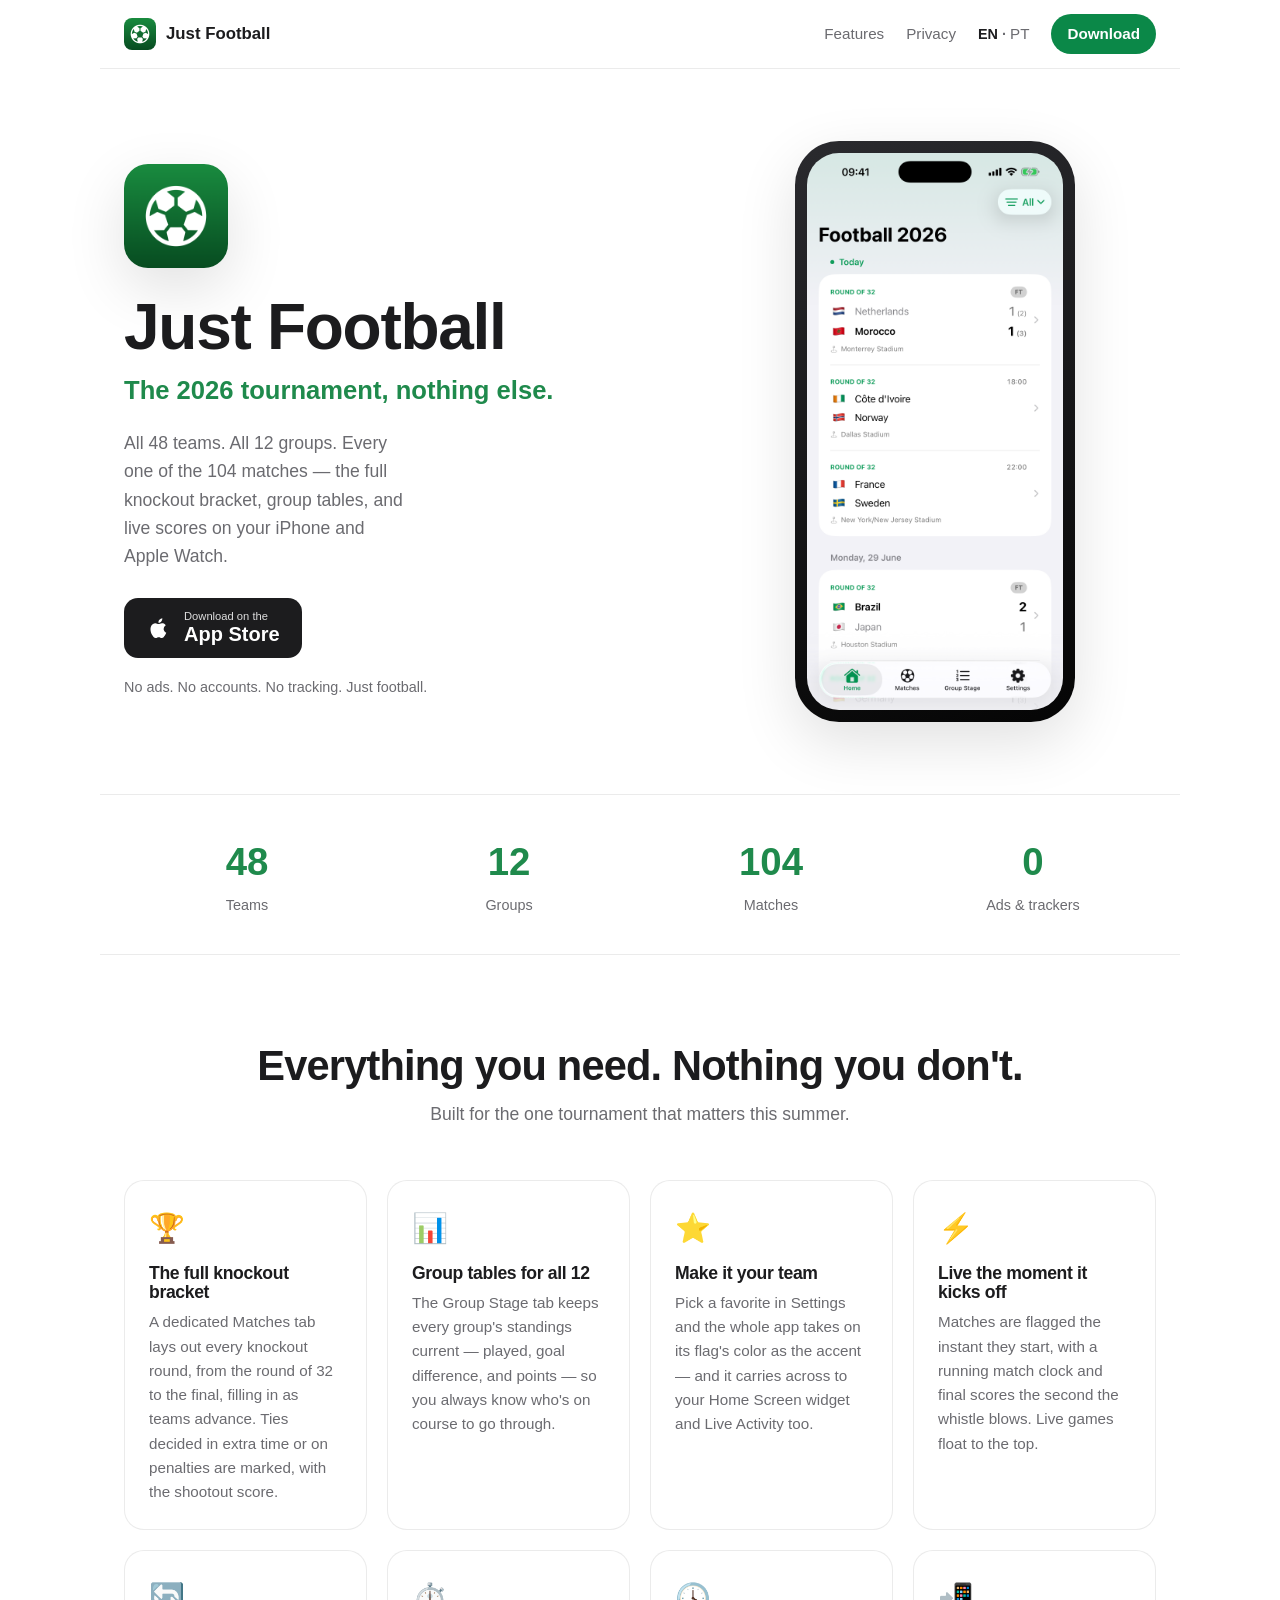
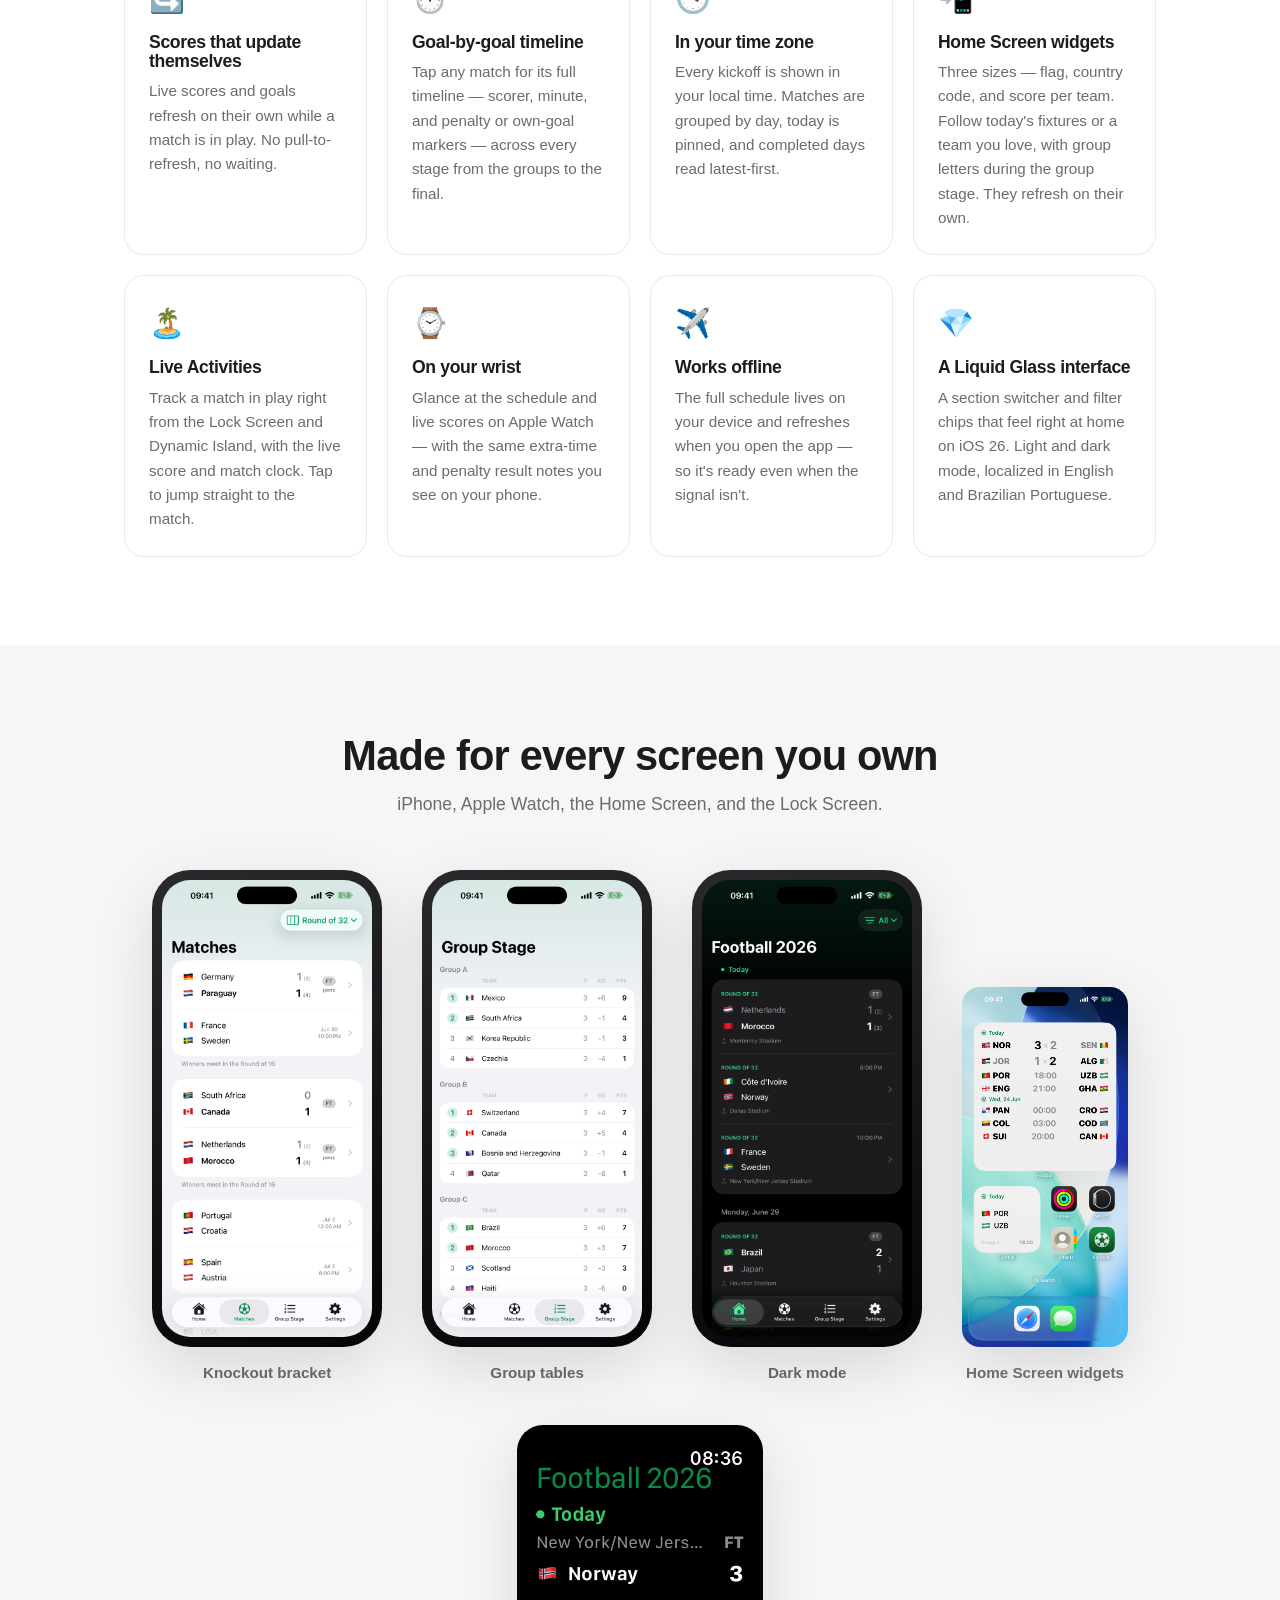
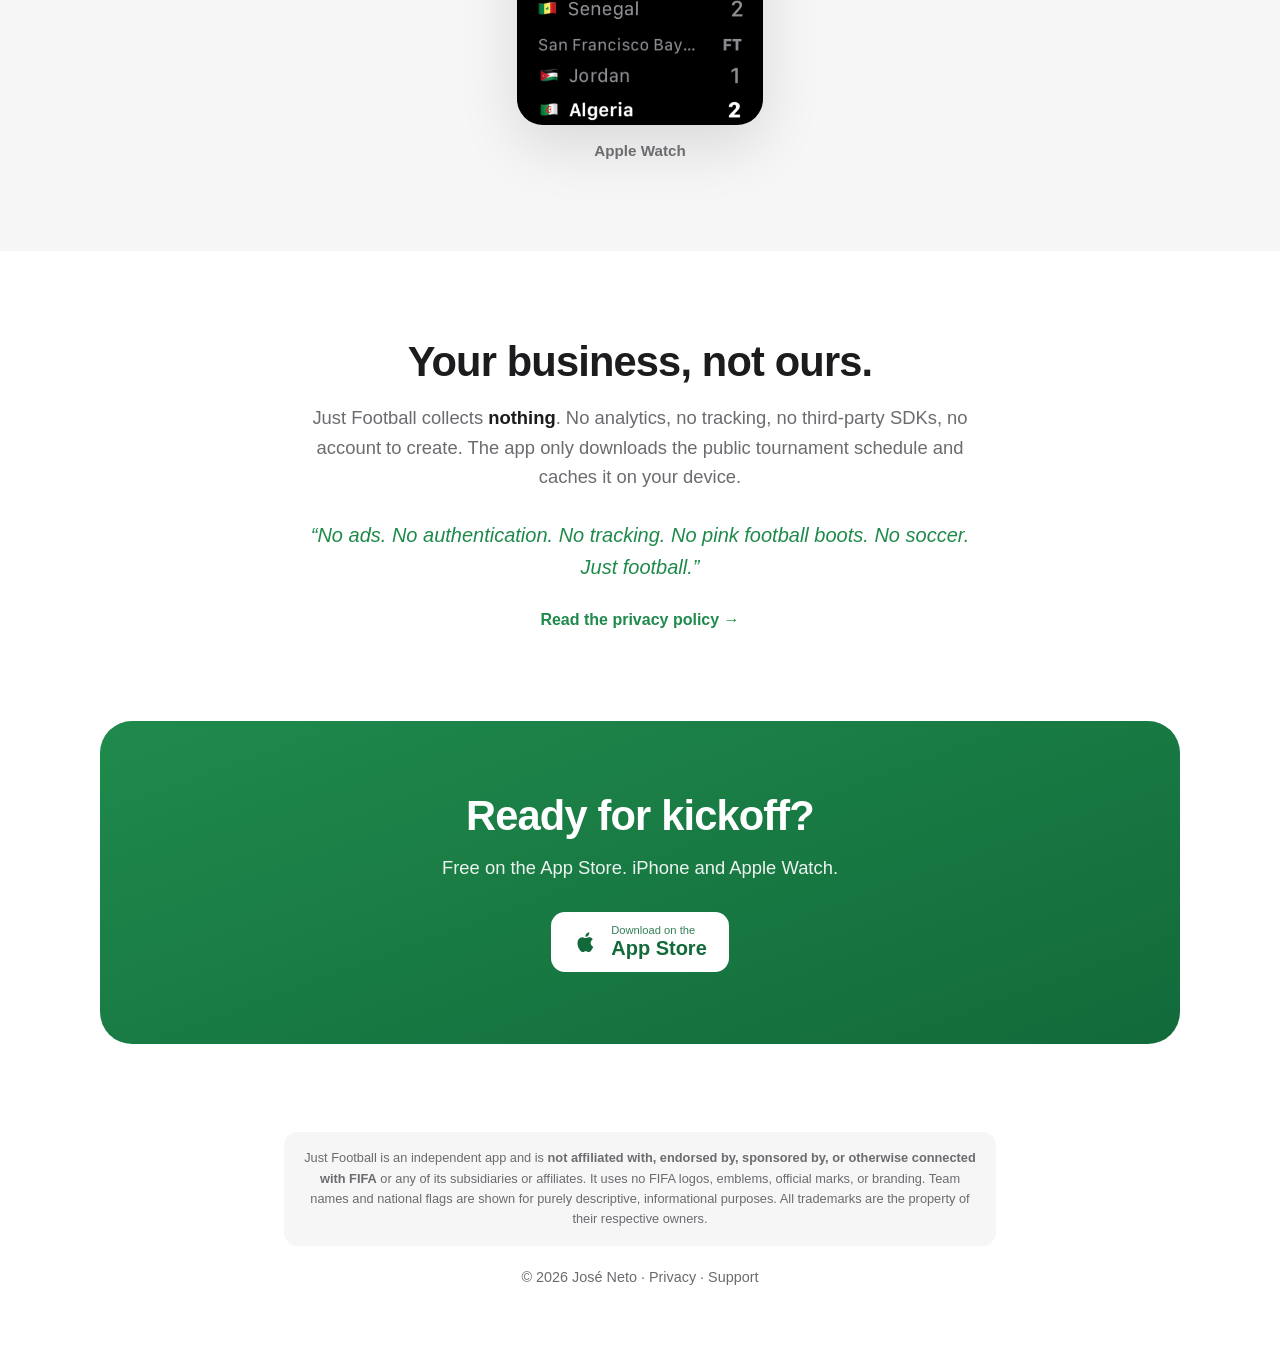
<file: index.html>
<!DOCTYPE html>
<html lang="en">
<head>
  <meta charset="UTF-8" />
  <meta name="viewport" content="width=device-width, initial-scale=1.0" />
  <!-- Send Portuguese-speaking visitors to /pt/ on first visit; a manual choice via
       the language switcher (stored in localStorage) always wins. -->
  <script>
    (function () {
      try {
        var pref = localStorage.getItem('jf-lang');
        if (pref === 'en') return;                       // user chose English — stay
        if (pref === 'pt') { location.replace('pt/'); return; }
        var lang = (navigator.language || navigator.userLanguage || '').toLowerCase();
        if (lang.indexOf('pt') === 0) location.replace('pt/');
      } catch (e) {}
    })();
  </script>
  <title>Just Football ⚽ — The 2026 tournament, nothing else.</title>
  <meta name="description" content="The simplest way to follow the 2026 international football tournament on iPhone and Apple Watch. All 48 teams, all 12 groups, all 104 matches — the full knockout bracket, group tables, live scores, widgets and Live Activities. No ads. No accounts. No tracking." />

  <!-- Open Graph / social -->
  <meta property="og:type" content="website" />
  <meta property="og:title" content="Just Football ⚽" />
  <meta property="og:description" content="The 2026 tournament, nothing else. The full knockout bracket, group tables, live scores, widgets and Live Activities on iPhone and Apple Watch. No ads. No accounts. No tracking." />
  <meta property="og:image" content="https://zeneto.app/assets/icon.png" />
  <meta property="og:url" content="https://zeneto.app/" />
  <meta name="twitter:card" content="summary_large_image" />

  <link rel="icon" type="image/png" href="assets/icon.png" />
  <link rel="apple-touch-icon" href="assets/icon.png" />
  <link rel="canonical" href="https://zeneto.app/" />
  <link rel="alternate" hreflang="en" href="https://zeneto.app/" />
  <link rel="alternate" hreflang="pt-BR" href="https://zeneto.app/pt/" />
  <link rel="alternate" hreflang="x-default" href="https://zeneto.app/" />
  <link rel="stylesheet" href="styles.css" />
</head>
<body>

  <!-- ===== Nav ===== -->
  <header class="nav">
    <a class="nav-brand" href="#top">
      <img src="assets/icon.png" alt="Just Football app icon" width="32" height="32" />
      <span>Just Football</span>
    </a>
    <nav class="nav-links">
      <a href="#features">Features</a>
      <a href="#privacy">Privacy</a>
      <span class="lang"><strong>EN</strong> · <a href="pt/" hreflang="pt-BR" onclick="try{localStorage.setItem('jf-lang','pt')}catch(e){}">PT</a></span>
      <a class="nav-cta" href="https://77a.it/futebol-download">Download</a>
    </nav>
  </header>

  <!-- ===== Hero ===== -->
  <section class="hero" id="top">
    <div class="hero-copy">
      <img class="hero-icon" src="assets/icon.png" alt="Just Football app icon" width="104" height="104" />
      <h1>Just Football</h1>
      <p class="hero-tagline">The 2026 tournament, nothing else.</p>
      <p class="hero-sub">
        All 48 teams. All 12 groups. Every one of the 104 matches — the full
        knockout bracket, group tables, and live scores on your iPhone and
        Apple&nbsp;Watch.
      </p>
      <div class="hero-actions">
        <a class="appstore-badge" href="https://77a.it/futebol-download" aria-label="Download on the App Store">
          <svg viewBox="0 0 24 24" width="26" height="26" aria-hidden="true" fill="currentColor">
            <path d="M16.36 12.78c-.02-2.27 1.85-3.36 1.94-3.41-1.06-1.55-2.7-1.76-3.29-1.78-1.4-.14-2.73.82-3.44.82-.71 0-1.8-.8-2.96-.78-1.52.02-2.93.88-3.71 2.24-1.58 2.74-.4 6.8 1.13 9.02.75 1.09 1.64 2.31 2.81 2.27 1.13-.05 1.55-.73 2.92-.73 1.36 0 1.75.73 2.94.71 1.21-.02 1.98-1.11 2.72-2.21.86-1.27 1.21-2.5 1.23-2.56-.03-.01-2.36-.9-2.39-3.58zM14.13 5.93c.62-.76 1.05-1.8.93-2.86-.9.04-2 .6-2.65 1.35-.58.67-1.09 1.74-.95 2.76 1.01.08 2.04-.51 2.67-1.25z"/>
          </svg>
          <span>
            <small>Download on the</small>
            <strong>App Store</strong>
          </span>
        </a>
      </div>
      <p class="hero-trust">No ads. No accounts. No tracking. Just football.</p>
    </div>

    <div class="hero-shot">
      <div class="phone">
        <img src="assets/screenshots/en/home.png" alt="The Just Football schedule, showing today's matches with live scores" loading="eager" />
      </div>
    </div>
  </section>

  <!-- ===== Stats strip ===== -->
  <section class="stats">
    <div><strong>48</strong><span>Teams</span></div>
    <div><strong>12</strong><span>Groups</span></div>
    <div><strong>104</strong><span>Matches</span></div>
    <div><strong>0</strong><span>Ads &amp; trackers</span></div>
  </section>

  <!-- ===== Features ===== -->
  <section class="features" id="features">
    <h2>Everything you need. Nothing you don't.</h2>
    <p class="section-sub">Built for the one tournament that matters this summer.</p>

    <div class="feature-grid">
      <article class="feature">
        <div class="feature-icon">🏆</div>
        <h3>The full knockout bracket</h3>
        <p>A dedicated Matches tab lays out every knockout round, from the round of 32 to the final, filling in as teams advance. Ties decided in extra time or on penalties are marked, with the shootout score.</p>
      </article>

      <article class="feature">
        <div class="feature-icon">📊</div>
        <h3>Group tables for all 12</h3>
        <p>The Group Stage tab keeps every group's standings current — played, goal difference, and points — so you always know who's on course to go through.</p>
      </article>

      <article class="feature">
        <div class="feature-icon">⭐️</div>
        <h3>Make it your team</h3>
        <p>Pick a favorite in Settings and the whole app takes on its flag's color as the accent — and it carries across to your Home Screen widget and Live Activity too.</p>
      </article>

      <article class="feature">
        <div class="feature-icon">⚡️</div>
        <h3>Live the moment it kicks off</h3>
        <p>Matches are flagged the instant they start, with a running match clock and final scores the second the whistle blows. Live games float to the top.</p>
      </article>

      <article class="feature">
        <div class="feature-icon">🔄</div>
        <h3>Scores that update themselves</h3>
        <p>Live scores and goals refresh on their own while a match is in play. No pull-to-refresh, no waiting.</p>
      </article>

      <article class="feature">
        <div class="feature-icon">⏱️</div>
        <h3>Goal-by-goal timeline</h3>
        <p>Tap any match for its full timeline — scorer, minute, and penalty or own-goal markers — across every stage from the groups to the final.</p>
      </article>

      <article class="feature">
        <div class="feature-icon">🕓</div>
        <h3>In your time zone</h3>
        <p>Every kickoff is shown in your local time. Matches are grouped by day, today is pinned, and completed days read latest-first.</p>
      </article>

      <article class="feature">
        <div class="feature-icon">📲</div>
        <h3>Home Screen widgets</h3>
        <p>Three sizes — flag, country code, and score per team. Follow today's fixtures or a team you love, with group letters during the group stage. They refresh on their own.</p>
      </article>

      <article class="feature">
        <div class="feature-icon">🏝️</div>
        <h3>Live Activities</h3>
        <p>Track a match in play right from the Lock Screen and Dynamic Island, with the live score and match clock. Tap to jump straight to the match.</p>
      </article>

      <article class="feature">
        <div class="feature-icon">⌚️</div>
        <h3>On your wrist</h3>
        <p>Glance at the schedule and live scores on Apple Watch — with the same extra-time and penalty result notes you see on your phone.</p>
      </article>

      <article class="feature">
        <div class="feature-icon">✈️</div>
        <h3>Works offline</h3>
        <p>The full schedule lives on your device and refreshes when you open the app — so it's ready even when the signal isn't.</p>
      </article>

      <article class="feature">
        <div class="feature-icon">💎</div>
        <h3>A Liquid Glass interface</h3>
        <p>A section switcher and filter chips that feel right at home on iOS&nbsp;26. Light and dark mode, localized in English and Brazilian Portuguese.</p>
      </article>
    </div>
  </section>

  <!-- ===== Showcase ===== -->
  <section class="showcase">
    <h2>Made for every screen you own</h2>
    <p class="section-sub">iPhone, Apple Watch, the Home Screen, and the Lock Screen.</p>
    <div class="shot-row">
      <figure class="shot">
        <div class="phone phone-sm">
          <img src="assets/screenshots/en/knockout.png" alt="The Matches tab knockout bracket" loading="lazy" />
        </div>
        <figcaption>Knockout bracket</figcaption>
      </figure>
      <figure class="shot">
        <div class="phone phone-sm">
          <img src="assets/screenshots/en/groups.png" alt="The Group Stage tab with all 12 group tables" loading="lazy" />
        </div>
        <figcaption>Group tables</figcaption>
      </figure>
      <figure class="shot">
        <div class="phone phone-sm">
          <img src="assets/screenshots/en/home-dark.png" alt="Just Football in dark mode" loading="lazy" />
        </div>
        <figcaption>Dark mode</figcaption>
      </figure>
      <figure class="shot shot-extra">
        <img class="raw-shot" src="assets/screenshots/en/widget.png" alt="Home Screen widgets" loading="lazy" />
        <figcaption>Home Screen widgets</figcaption>
      </figure>
      <figure class="shot shot-extra">
        <img class="raw-shot watch" src="assets/screenshots/en/watch.png" alt="Just Football on Apple Watch" loading="lazy" />
        <figcaption>Apple Watch</figcaption>
      </figure>
    </div>
  </section>

  <!-- ===== Privacy ===== -->
  <section class="privacy" id="privacy">
    <div class="privacy-inner">
      <h2>Your business, not ours.</h2>
      <p>
        Just Football collects <strong>nothing</strong>. No analytics, no tracking, no
        third-party SDKs, no account to create. The app only downloads the public
        tournament schedule and caches it on your device.
      </p>
      <p class="manifesto">
        “No ads. No authentication. No tracking. No pink football boots. No soccer.
        Just football.”
      </p>
      <a class="link-arrow" href="privacy.html">Read the privacy policy &rarr;</a>
    </div>
  </section>

  <!-- ===== Download CTA ===== -->
  <section class="cta">
    <h2>Ready for kickoff?</h2>
    <p>Free on the App Store. iPhone and Apple Watch.</p>
    <a class="appstore-badge" href="https://77a.it/futebol-download" aria-label="Download on the App Store">
      <svg viewBox="0 0 24 24" width="26" height="26" aria-hidden="true" fill="currentColor">
        <path d="M16.36 12.78c-.02-2.27 1.85-3.36 1.94-3.41-1.06-1.55-2.7-1.76-3.29-1.78-1.4-.14-2.73.82-3.44.82-.71 0-1.8-.8-2.96-.78-1.52.02-2.93.88-3.71 2.24-1.58 2.74-.4 6.8 1.13 9.02.75 1.09 1.64 2.31 2.81 2.27 1.13-.05 1.55-.73 2.92-.73 1.36 0 1.75.73 2.94.71 1.21-.02 1.98-1.11 2.72-2.21.86-1.27 1.21-2.5 1.23-2.56-.03-.01-2.36-.9-2.39-3.58zM14.13 5.93c.62-.76 1.05-1.8.93-2.86-.9.04-2 .6-2.65 1.35-.58.67-1.09 1.74-.95 2.76 1.01.08 2.04-.51 2.67-1.25z"/>
      </svg>
      <span>
        <small>Download on the</small>
        <strong>App Store</strong>
      </span>
    </a>
  </section>

  <!-- ===== Footer ===== -->
  <footer class="footer">
    <p class="footer-disclaimer">
      Just Football is an independent app and is <strong>not affiliated with, endorsed
      by, sponsored by, or otherwise connected with FIFA</strong> or any of its
      subsidiaries or affiliates. It uses no FIFA logos, emblems, official marks, or
      branding. Team names and national flags are shown for purely descriptive,
      informational purposes. All trademarks are the property of their respective owners.
    </p>
    <p class="footer-meta">
      &copy; 2026 José Neto
      &middot; <a href="privacy.html">Privacy</a>
      &middot; <a href="mailto:football@zeneto.app?subject=Just%20Football%20Support">Support</a>
    </p>
  </footer>

</body>
</html>
</file>
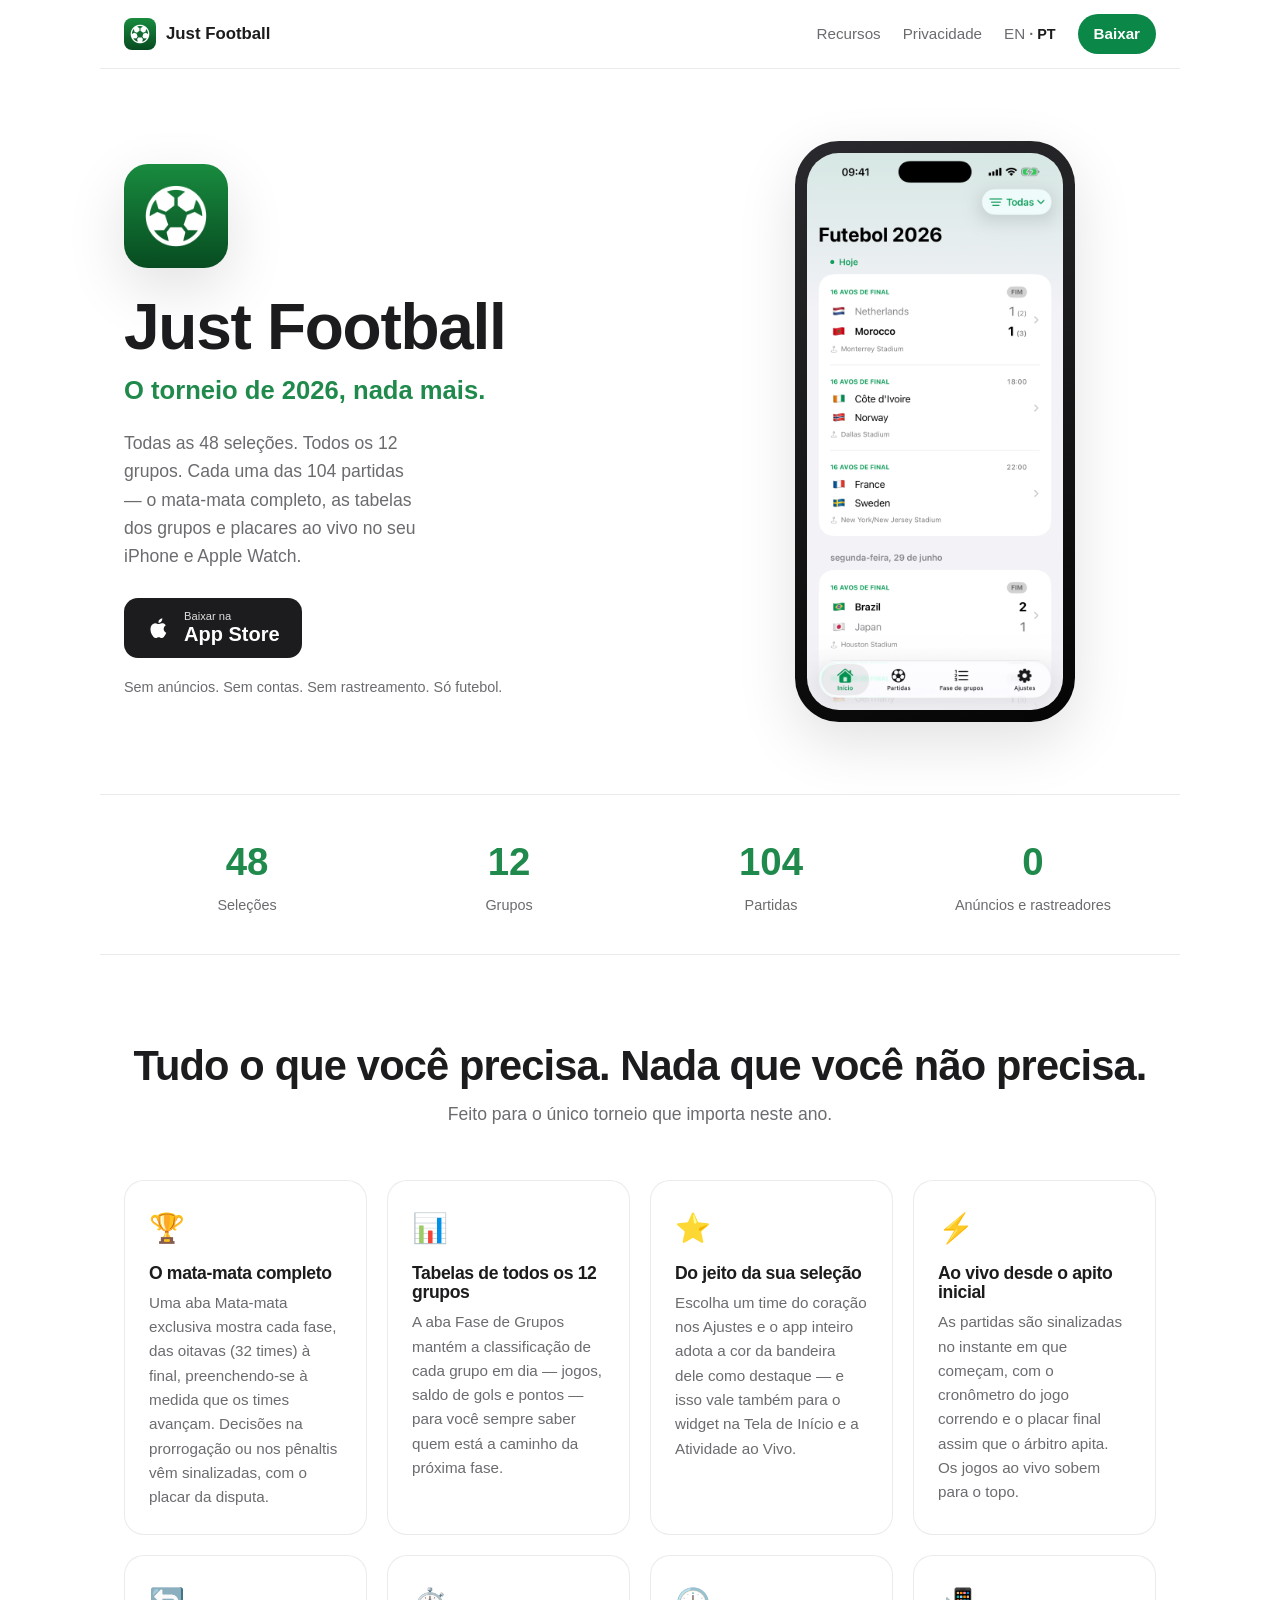
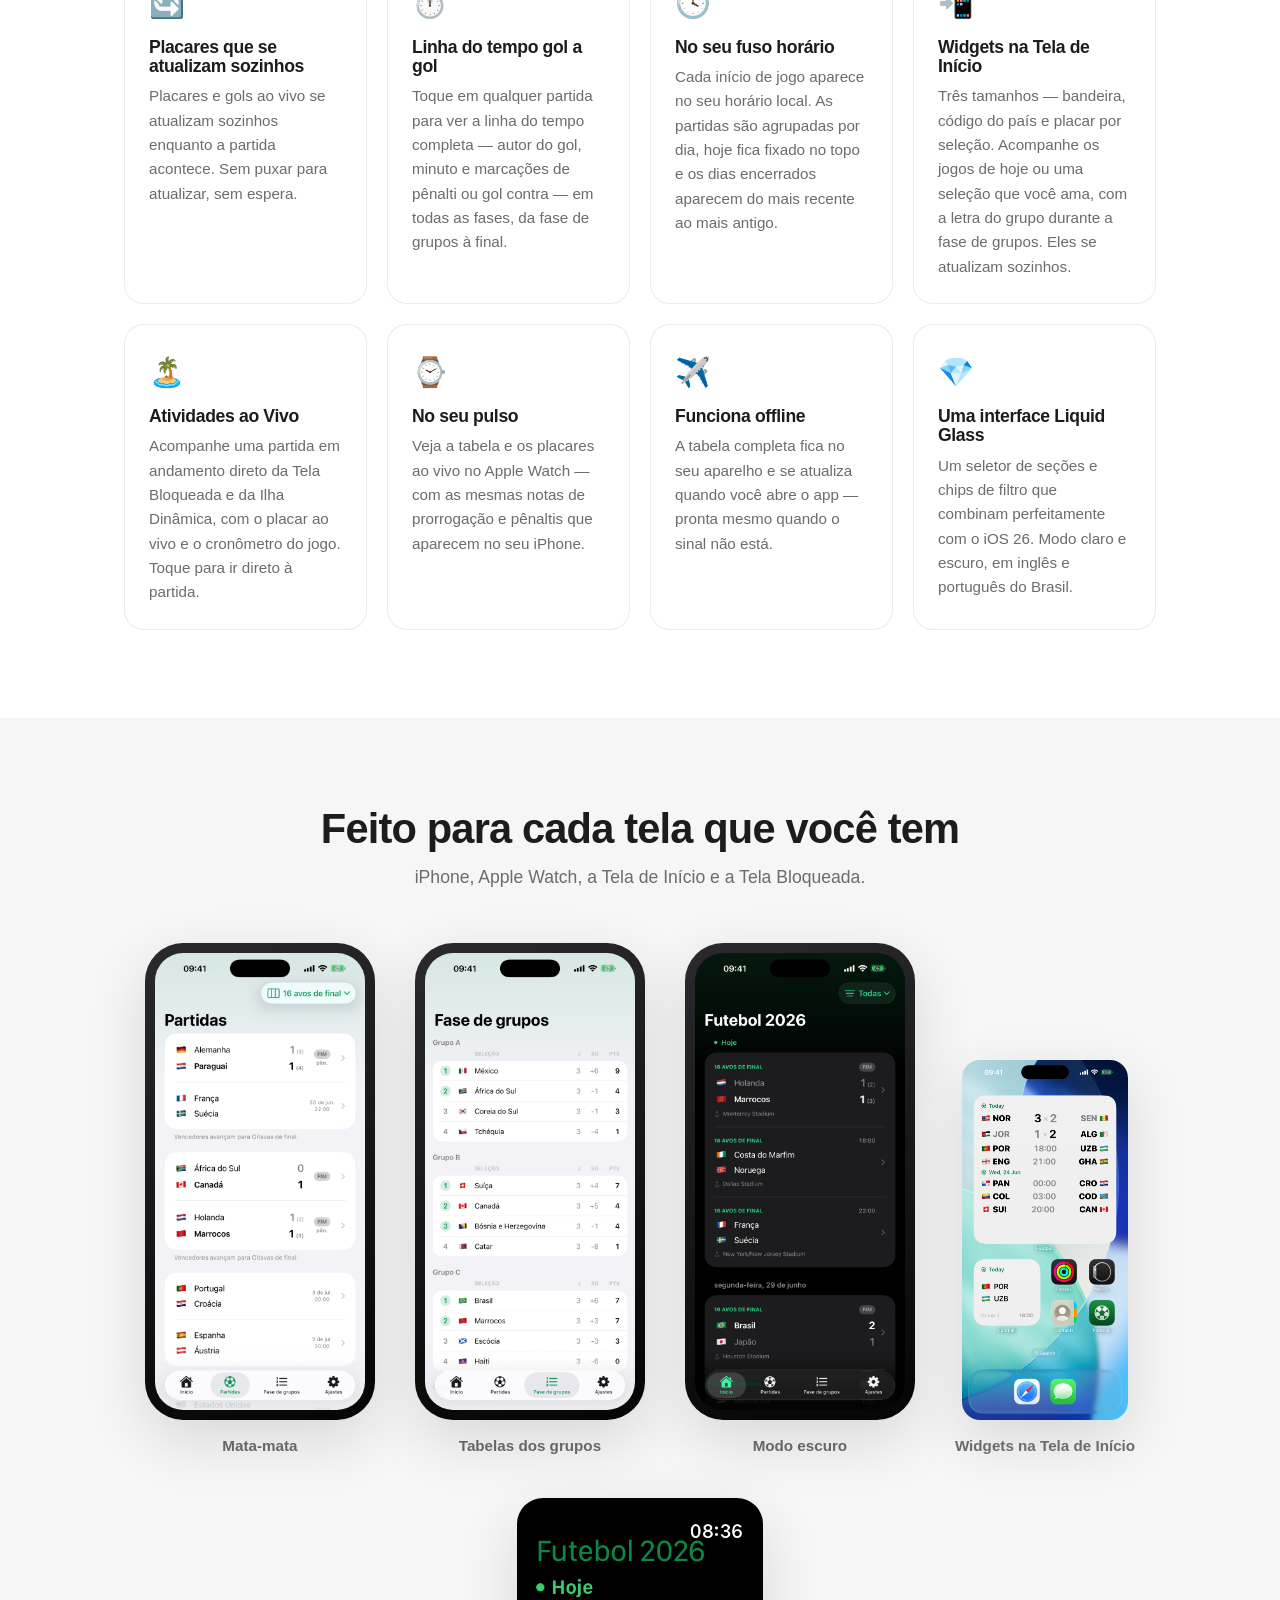
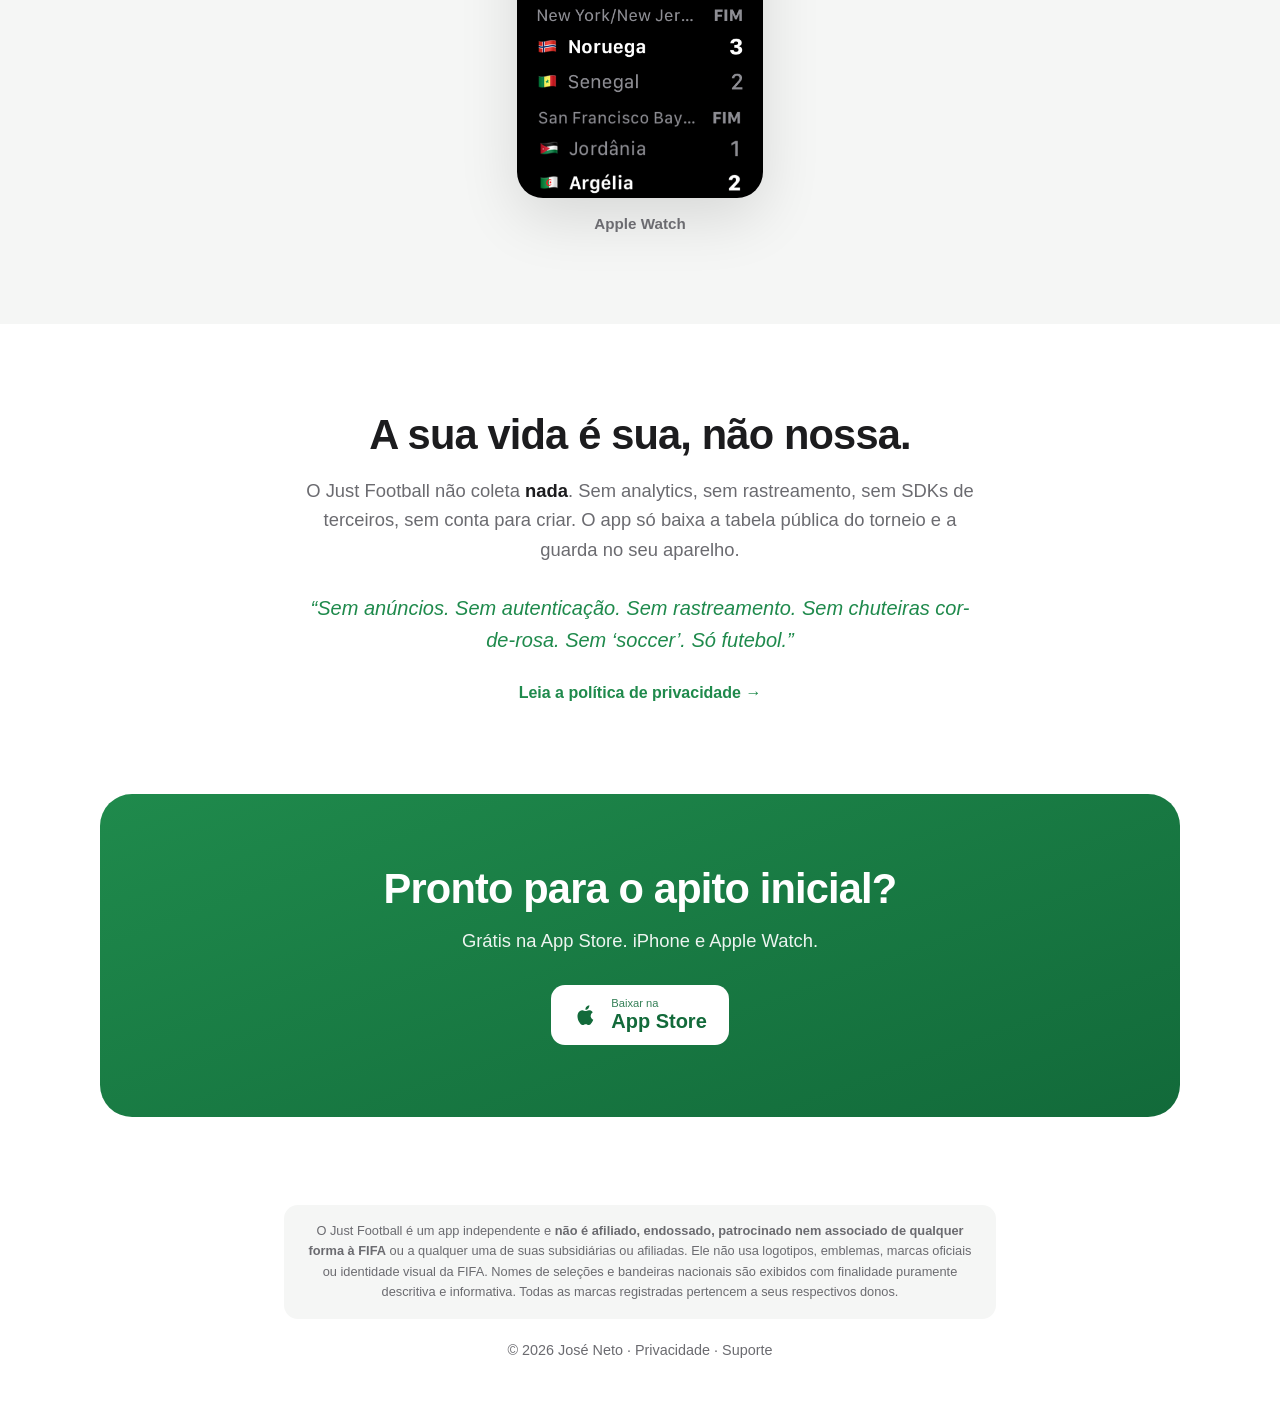
<file: pt/index.html>
<!DOCTYPE html>
<html lang="pt-BR">
<head>
  <meta charset="UTF-8" />
  <meta name="viewport" content="width=device-width, initial-scale=1.0" />
  <title>Just Football ⚽ — O torneio de 2026, nada mais.</title>
  <meta name="description" content="O jeito mais simples de acompanhar o torneio internacional de futebol de 2026 no iPhone e no Apple Watch. Todas as 48 seleções, todos os 12 grupos, todas as 104 partidas — o mata-mata completo, as tabelas dos grupos, placares ao vivo, widgets e Atividades ao Vivo. Sem anúncios. Sem contas. Sem rastreamento." />

  <!-- Open Graph / social -->
  <meta property="og:type" content="website" />
  <meta property="og:title" content="Just Football ⚽" />
  <meta property="og:description" content="O torneio de 2026, nada mais. O mata-mata completo, as tabelas dos grupos, placares ao vivo, widgets e Atividades ao Vivo no iPhone e Apple Watch. Sem anúncios. Sem contas. Sem rastreamento." />
  <meta property="og:image" content="https://zeneto.app/assets/icon.png" />
  <meta property="og:url" content="https://zeneto.app/pt/" />
  <meta property="og:locale" content="pt_BR" />
  <meta name="twitter:card" content="summary_large_image" />

  <link rel="icon" type="image/png" href="../assets/icon.png" />
  <link rel="apple-touch-icon" href="../assets/icon.png" />
  <link rel="canonical" href="https://zeneto.app/pt/" />
  <link rel="alternate" hreflang="en" href="https://zeneto.app/" />
  <link rel="alternate" hreflang="pt-BR" href="https://zeneto.app/pt/" />
  <link rel="alternate" hreflang="x-default" href="https://zeneto.app/" />
  <link rel="stylesheet" href="../styles.css" />
</head>
<body>

  <!-- ===== Nav ===== -->
  <header class="nav">
    <a class="nav-brand" href="#top">
      <img src="../assets/icon.png" alt="Ícone do app Just Football" width="32" height="32" />
      <span>Just Football</span>
    </a>
    <nav class="nav-links">
      <a href="#features">Recursos</a>
      <a href="#privacy">Privacidade</a>
      <span class="lang"><a href="../" hreflang="en" onclick="try{localStorage.setItem('jf-lang','en')}catch(e){}">EN</a> · <strong>PT</strong></span>
      <a class="nav-cta" href="https://77a.it/futebol-download">Baixar</a>
    </nav>
  </header>

  <!-- ===== Hero ===== -->
  <section class="hero" id="top">
    <div class="hero-copy">
      <img class="hero-icon" src="../assets/icon.png" alt="Ícone do app Just Football" width="104" height="104" />
      <h1>Just Football</h1>
      <p class="hero-tagline">O torneio de 2026, nada mais.</p>
      <p class="hero-sub">
        Todas as 48 seleções. Todos os 12 grupos. Cada uma das 104 partidas — o
        mata-mata completo, as tabelas dos grupos e placares ao vivo no seu iPhone e
        Apple&nbsp;Watch.
      </p>
      <div class="hero-actions">
        <a class="appstore-badge" href="https://77a.it/futebol-download" aria-label="Baixar na App Store">
          <svg viewBox="0 0 24 24" width="26" height="26" aria-hidden="true" fill="currentColor">
            <path d="M16.36 12.78c-.02-2.27 1.85-3.36 1.94-3.41-1.06-1.55-2.7-1.76-3.29-1.78-1.4-.14-2.73.82-3.44.82-.71 0-1.8-.8-2.96-.78-1.52.02-2.93.88-3.71 2.24-1.58 2.74-.4 6.8 1.13 9.02.75 1.09 1.64 2.31 2.81 2.27 1.13-.05 1.55-.73 2.92-.73 1.36 0 1.75.73 2.94.71 1.21-.02 1.98-1.11 2.72-2.21.86-1.27 1.21-2.5 1.23-2.56-.03-.01-2.36-.9-2.39-3.58zM14.13 5.93c.62-.76 1.05-1.8.93-2.86-.9.04-2 .6-2.65 1.35-.58.67-1.09 1.74-.95 2.76 1.01.08 2.04-.51 2.67-1.25z"/>
          </svg>
          <span>
            <small>Baixar na</small>
            <strong>App Store</strong>
          </span>
        </a>
      </div>
      <p class="hero-trust">Sem anúncios. Sem contas. Sem rastreamento. Só futebol.</p>
    </div>

    <div class="hero-shot">
      <div class="phone">
        <img src="../assets/screenshots/pt/home.png" alt="A tabela do Just Football, mostrando os jogos de hoje com placares ao vivo" loading="eager" />
      </div>
    </div>
  </section>

  <!-- ===== Stats strip ===== -->
  <section class="stats">
    <div><strong>48</strong><span>Seleções</span></div>
    <div><strong>12</strong><span>Grupos</span></div>
    <div><strong>104</strong><span>Partidas</span></div>
    <div><strong>0</strong><span>Anúncios e rastreadores</span></div>
  </section>

  <!-- ===== Features ===== -->
  <section class="features" id="features">
    <h2>Tudo o que você precisa. Nada que você não precisa.</h2>
    <p class="section-sub">Feito para o único torneio que importa neste ano.</p>

    <div class="feature-grid">
      <article class="feature">
        <div class="feature-icon">🏆</div>
        <h3>O mata-mata completo</h3>
        <p>Uma aba Mata-mata exclusiva mostra cada fase, das oitavas (32 times) à final, preenchendo-se à medida que os times avançam. Decisões na prorrogação ou nos pênaltis vêm sinalizadas, com o placar da disputa.</p>
      </article>

      <article class="feature">
        <div class="feature-icon">📊</div>
        <h3>Tabelas de todos os 12 grupos</h3>
        <p>A aba Fase de Grupos mantém a classificação de cada grupo em dia — jogos, saldo de gols e pontos — para você sempre saber quem está a caminho da próxima fase.</p>
      </article>

      <article class="feature">
        <div class="feature-icon">⭐️</div>
        <h3>Do jeito da sua seleção</h3>
        <p>Escolha um time do coração nos Ajustes e o app inteiro adota a cor da bandeira dele como destaque — e isso vale também para o widget na Tela de Início e a Atividade ao Vivo.</p>
      </article>

      <article class="feature">
        <div class="feature-icon">⚡️</div>
        <h3>Ao vivo desde o apito inicial</h3>
        <p>As partidas são sinalizadas no instante em que começam, com o cronômetro do jogo correndo e o placar final assim que o árbitro apita. Os jogos ao vivo sobem para o topo.</p>
      </article>

      <article class="feature">
        <div class="feature-icon">🔄</div>
        <h3>Placares que se atualizam sozinhos</h3>
        <p>Placares e gols ao vivo se atualizam sozinhos enquanto a partida acontece. Sem puxar para atualizar, sem espera.</p>
      </article>

      <article class="feature">
        <div class="feature-icon">⏱️</div>
        <h3>Linha do tempo gol a gol</h3>
        <p>Toque em qualquer partida para ver a linha do tempo completa — autor do gol, minuto e marcações de pênalti ou gol contra — em todas as fases, da fase de grupos à final.</p>
      </article>

      <article class="feature">
        <div class="feature-icon">🕓</div>
        <h3>No seu fuso horário</h3>
        <p>Cada início de jogo aparece no seu horário local. As partidas são agrupadas por dia, hoje fica fixado no topo e os dias encerrados aparecem do mais recente ao mais antigo.</p>
      </article>

      <article class="feature">
        <div class="feature-icon">📲</div>
        <h3>Widgets na Tela de Início</h3>
        <p>Três tamanhos — bandeira, código do país e placar por seleção. Acompanhe os jogos de hoje ou uma seleção que você ama, com a letra do grupo durante a fase de grupos. Eles se atualizam sozinhos.</p>
      </article>

      <article class="feature">
        <div class="feature-icon">🏝️</div>
        <h3>Atividades ao Vivo</h3>
        <p>Acompanhe uma partida em andamento direto da Tela Bloqueada e da Ilha Dinâmica, com o placar ao vivo e o cronômetro do jogo. Toque para ir direto à partida.</p>
      </article>

      <article class="feature">
        <div class="feature-icon">⌚️</div>
        <h3>No seu pulso</h3>
        <p>Veja a tabela e os placares ao vivo no Apple Watch — com as mesmas notas de prorrogação e pênaltis que aparecem no seu iPhone.</p>
      </article>

      <article class="feature">
        <div class="feature-icon">✈️</div>
        <h3>Funciona offline</h3>
        <p>A tabela completa fica no seu aparelho e se atualiza quando você abre o app — pronta mesmo quando o sinal não está.</p>
      </article>

      <article class="feature">
        <div class="feature-icon">💎</div>
        <h3>Uma interface Liquid Glass</h3>
        <p>Um seletor de seções e chips de filtro que combinam perfeitamente com o iOS&nbsp;26. Modo claro e escuro, em inglês e português do Brasil.</p>
      </article>
    </div>
  </section>

  <!-- ===== Showcase ===== -->
  <section class="showcase">
    <h2>Feito para cada tela que você tem</h2>
    <p class="section-sub">iPhone, Apple Watch, a Tela de Início e a Tela Bloqueada.</p>
    <div class="shot-row">
      <figure class="shot">
        <div class="phone phone-sm">
          <img src="../assets/screenshots/pt/knockout.png" alt="O chaveamento do mata-mata na aba Mata-mata" loading="lazy" />
        </div>
        <figcaption>Mata-mata</figcaption>
      </figure>
      <figure class="shot">
        <div class="phone phone-sm">
          <img src="../assets/screenshots/pt/groups.png" alt="A aba Fase de Grupos com as tabelas dos 12 grupos" loading="lazy" />
        </div>
        <figcaption>Tabelas dos grupos</figcaption>
      </figure>
      <figure class="shot">
        <div class="phone phone-sm">
          <img src="../assets/screenshots/pt/home-dark.png" alt="Just Football no modo escuro" loading="lazy" />
        </div>
        <figcaption>Modo escuro</figcaption>
      </figure>
      <figure class="shot shot-extra">
        <img class="raw-shot" src="../assets/screenshots/pt/widget.png" alt="Widgets na Tela de Início" loading="lazy" />
        <figcaption>Widgets na Tela de Início</figcaption>
      </figure>
      <figure class="shot shot-extra">
        <img class="raw-shot watch" src="../assets/screenshots/pt/watch.png" alt="Just Football no Apple Watch" loading="lazy" />
        <figcaption>Apple Watch</figcaption>
      </figure>
    </div>
  </section>

  <!-- ===== Privacy ===== -->
  <section class="privacy" id="privacy">
    <div class="privacy-inner">
      <h2>A sua vida é sua, não nossa.</h2>
      <p>
        O Just Football não coleta <strong>nada</strong>. Sem analytics, sem
        rastreamento, sem SDKs de terceiros, sem conta para criar. O app só baixa a
        tabela pública do torneio e a guarda no seu aparelho.
      </p>
      <p class="manifesto">
        “Sem anúncios. Sem autenticação. Sem rastreamento. Sem chuteiras
        cor-de-rosa. Sem ‘soccer’. Só futebol.”
      </p>
      <a class="link-arrow" href="privacy.html">Leia a política de privacidade &rarr;</a>
    </div>
  </section>

  <!-- ===== Download CTA ===== -->
  <section class="cta">
    <h2>Pronto para o apito inicial?</h2>
    <p>Grátis na App Store. iPhone e Apple Watch.</p>
    <a class="appstore-badge" href="https://77a.it/futebol-download" aria-label="Baixar na App Store">
      <svg viewBox="0 0 24 24" width="26" height="26" aria-hidden="true" fill="currentColor">
        <path d="M16.36 12.78c-.02-2.27 1.85-3.36 1.94-3.41-1.06-1.55-2.7-1.76-3.29-1.78-1.4-.14-2.73.82-3.44.82-.71 0-1.8-.8-2.96-.78-1.52.02-2.93.88-3.71 2.24-1.58 2.74-.4 6.8 1.13 9.02.75 1.09 1.64 2.31 2.81 2.27 1.13-.05 1.55-.73 2.92-.73 1.36 0 1.75.73 2.94.71 1.21-.02 1.98-1.11 2.72-2.21.86-1.27 1.21-2.5 1.23-2.56-.03-.01-2.36-.9-2.39-3.58zM14.13 5.93c.62-.76 1.05-1.8.93-2.86-.9.04-2 .6-2.65 1.35-.58.67-1.09 1.74-.95 2.76 1.01.08 2.04-.51 2.67-1.25z"/>
      </svg>
      <span>
        <small>Baixar na</small>
        <strong>App Store</strong>
      </span>
    </a>
  </section>

  <!-- ===== Footer ===== -->
  <footer class="footer">
    <p class="footer-disclaimer">
      O Just Football é um app independente e <strong>não é afiliado, endossado,
      patrocinado nem associado de qualquer forma à FIFA</strong> ou a qualquer uma de
      suas subsidiárias ou afiliadas. Ele não usa logotipos, emblemas, marcas oficiais
      ou identidade visual da FIFA. Nomes de seleções e bandeiras nacionais são
      exibidos com finalidade puramente descritiva e informativa. Todas as marcas
      registradas pertencem a seus respectivos donos.
    </p>
    <p class="footer-meta">
      &copy; 2026 José Neto
      &middot; <a href="privacy.html">Privacidade</a>
      &middot; <a href="mailto:football@zeneto.app?subject=Suporte%20Just%20Football">Suporte</a>
    </p>
  </footer>

</body>
</html>
</file>
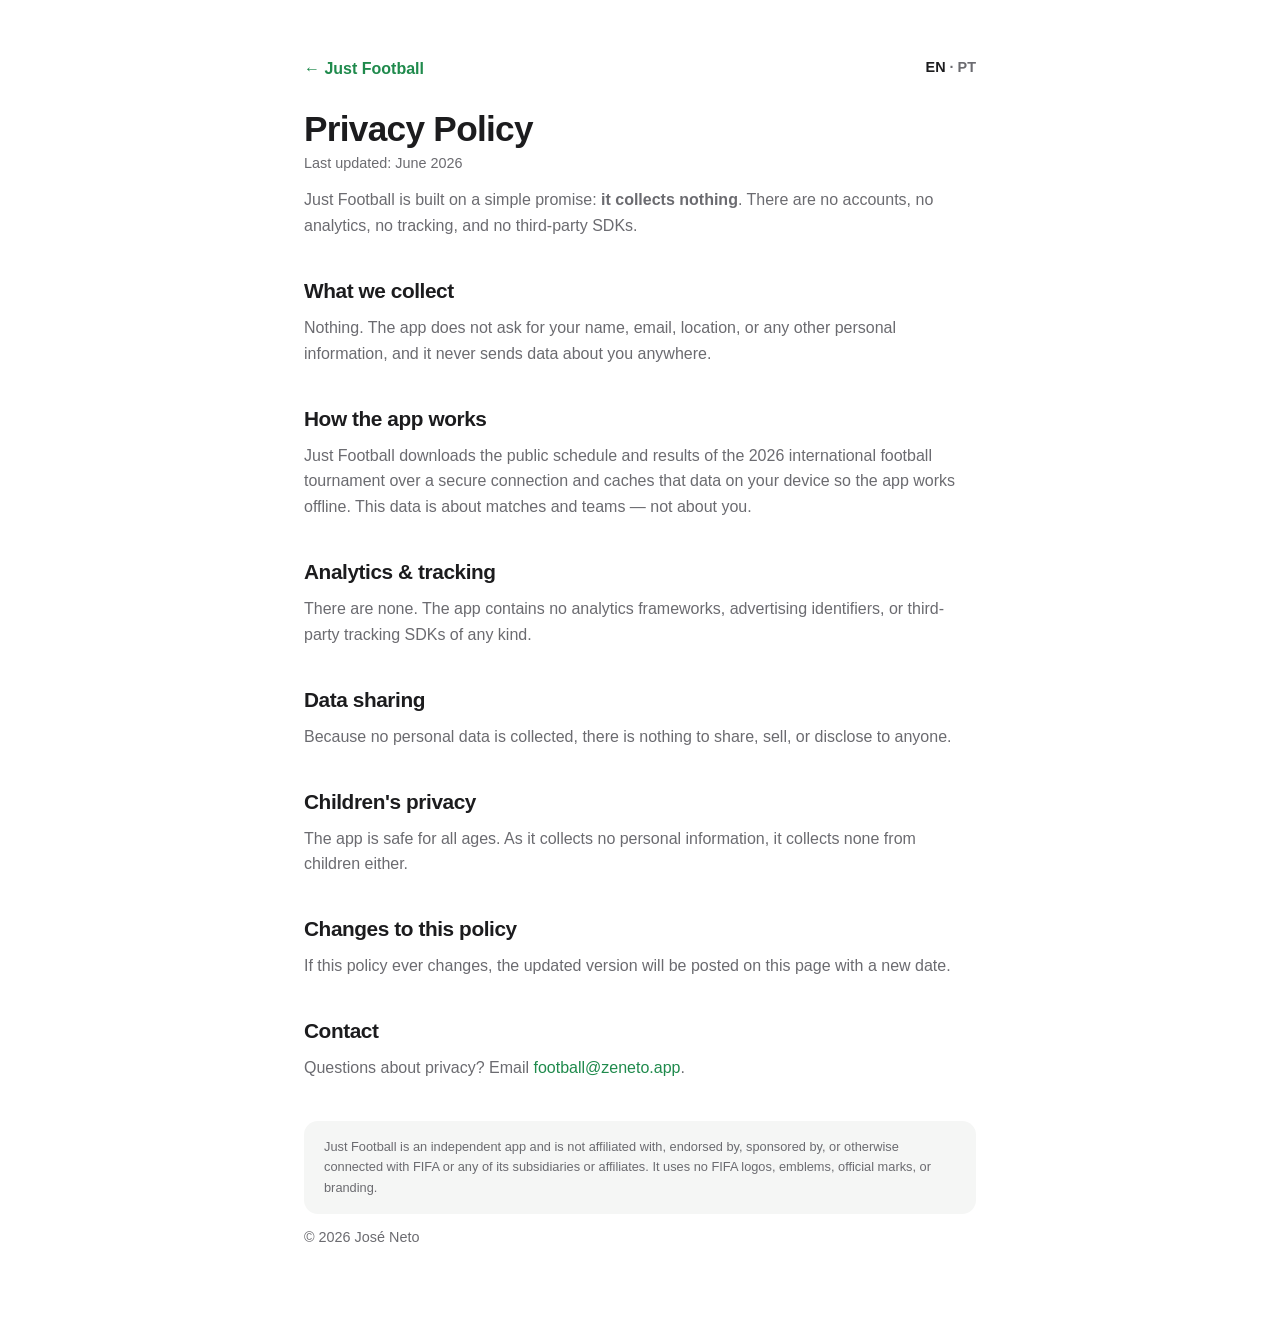
<file: privacy.html>
<!DOCTYPE html>
<html lang="en">
<head>
  <meta charset="UTF-8" />
  <meta name="viewport" content="width=device-width, initial-scale=1.0" />
  <title>Just Football — Privacy Policy</title>
  <meta name="description" content="Privacy policy for Just Football. The app collects nothing — no analytics, no tracking, no accounts." />
  <link rel="icon" type="image/png" href="assets/icon.png" />
  <link rel="apple-touch-icon" href="assets/icon.png" />
  <link rel="alternate" hreflang="en" href="https://zeneto.app/privacy.html" />
  <link rel="alternate" hreflang="pt-BR" href="https://zeneto.app/pt/privacy.html" />
  <link rel="alternate" hreflang="x-default" href="https://zeneto.app/privacy.html" />
  <link rel="stylesheet" href="styles.css" />
  <style>
    .doc { max-width: 720px; margin: 0 auto; padding: 56px 24px 80px; }
    .doc h1 { font-size: 2.2rem; font-weight: 800; }
    .doc h2 { font-size: 1.3rem; margin-top: 2em; }
    .doc p, .doc li { color: var(--muted); margin-top: 12px; }
    .doc ul { padding-left: 22px; }
    .doc .updated { color: var(--muted); font-size: 0.9rem; margin-top: 4px; }
    .back { display: inline-block; margin-bottom: 28px; font-weight: 600; }
  </style>
</head>
<body>
  <main class="doc">
    <a class="back" href="index.html">&larr; Just Football</a>
    <span class="lang" style="float:right"><strong>EN</strong> · <a href="pt/privacy.html" hreflang="pt-BR">PT</a></span>
    <h1>Privacy Policy</h1>
    <p class="updated">Last updated: June 2026</p>

    <p>
      Just Football is built on a simple promise: <strong>it collects nothing</strong>.
      There are no accounts, no analytics, no tracking, and no third-party SDKs.
    </p>

    <h2>What we collect</h2>
    <p>
      Nothing. The app does not ask for your name, email, location, or any other
      personal information, and it never sends data about you anywhere.
    </p>

    <h2>How the app works</h2>
    <p>
      Just Football downloads the public schedule and results of the 2026
      international football tournament over a secure connection and caches that data
      on your device so the app works offline. This data is about matches and teams —
      not about you.
    </p>

    <h2>Analytics &amp; tracking</h2>
    <p>
      There are none. The app contains no analytics frameworks, advertising
      identifiers, or third-party tracking SDKs of any kind.
    </p>

    <h2>Data sharing</h2>
    <p>
      Because no personal data is collected, there is nothing to share, sell, or
      disclose to anyone.
    </p>

    <h2>Children's privacy</h2>
    <p>
      The app is safe for all ages. As it collects no personal information, it
      collects none from children either.
    </p>

    <h2>Changes to this policy</h2>
    <p>
      If this policy ever changes, the updated version will be posted on this page
      with a new date.
    </p>

    <h2>Contact</h2>
    <p>
      Questions about privacy? Email
      <a href="mailto:football@zeneto.app?subject=Just%20Football%20Privacy">football@zeneto.app</a>.
    </p>

    <p class="footer-disclaimer" style="margin-top:40px">
      Just Football is an independent app and is not affiliated with, endorsed by,
      sponsored by, or otherwise connected with FIFA or any of its subsidiaries or
      affiliates. It uses no FIFA logos, emblems, official marks, or branding.
    </p>
    <p class="footer-meta">&copy; 2026 José Neto</p>
  </main>
</body>
</html>
</file>
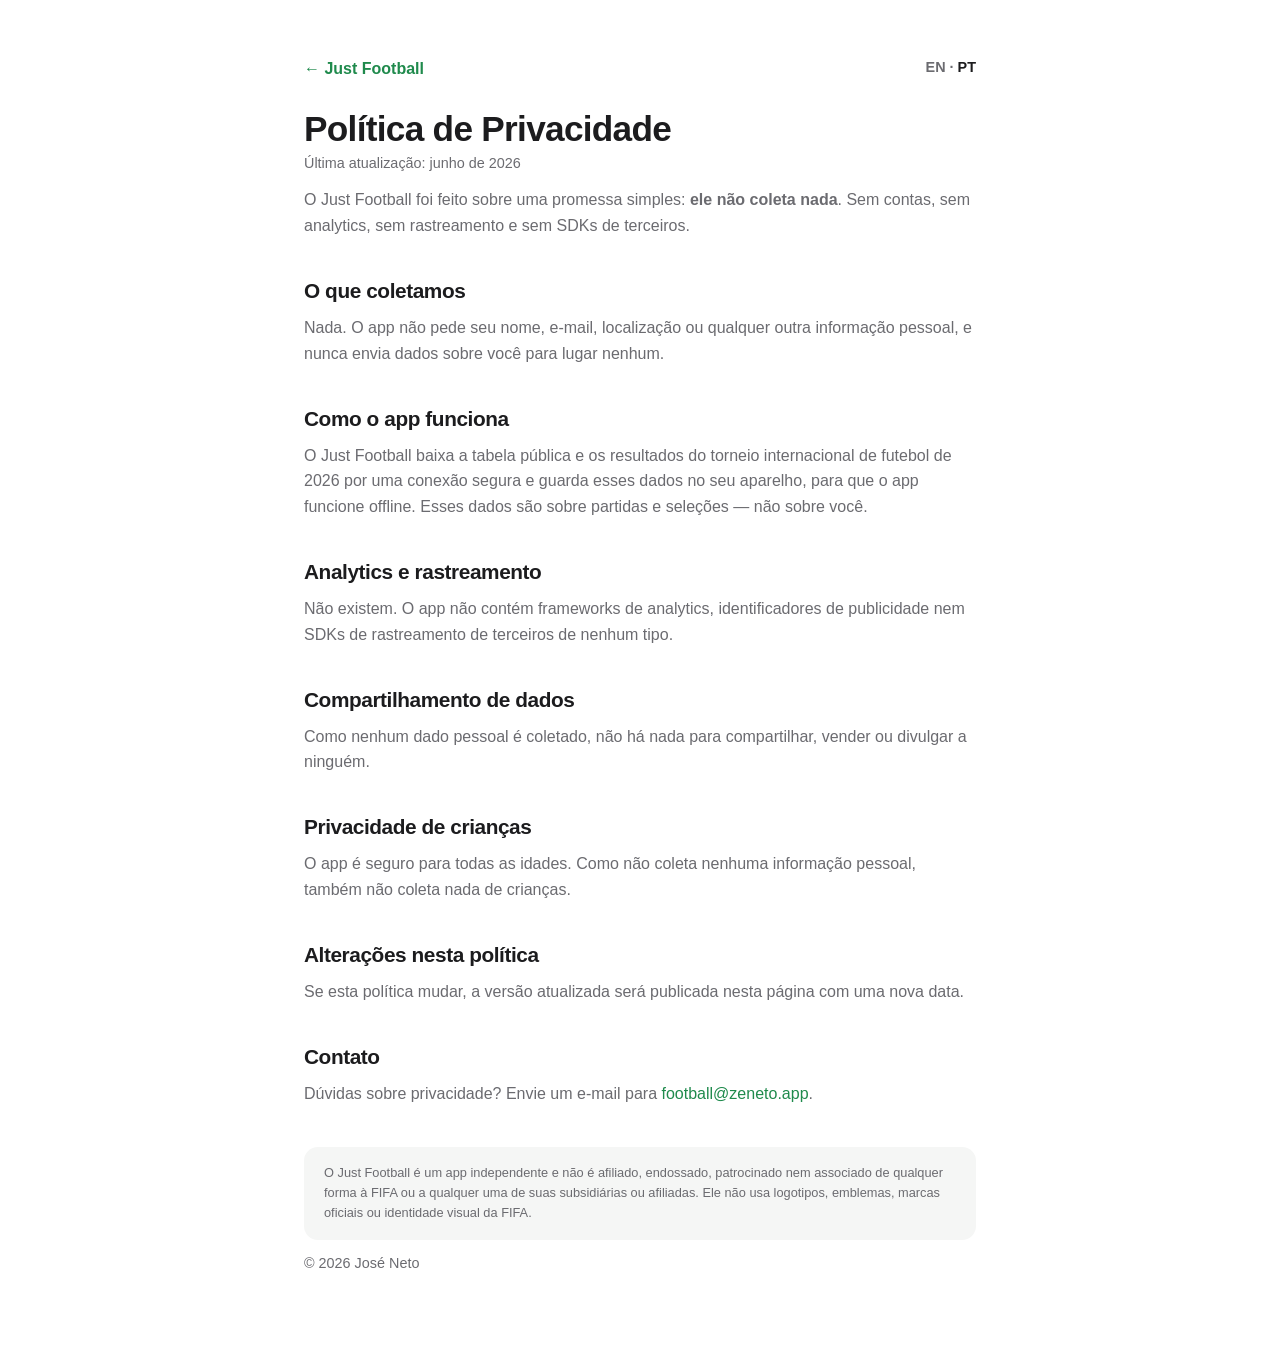
<file: pt/privacy.html>
<!DOCTYPE html>
<html lang="pt-BR">
<head>
  <meta charset="UTF-8" />
  <meta name="viewport" content="width=device-width, initial-scale=1.0" />
  <title>Just Football — Política de Privacidade</title>
  <meta name="description" content="Política de privacidade do Just Football. O app não coleta nada — sem analytics, sem rastreamento, sem contas." />
  <link rel="icon" type="image/png" href="../assets/icon.png" />
  <link rel="apple-touch-icon" href="../assets/icon.png" />
  <link rel="canonical" href="https://zeneto.app/pt/privacy.html" />
  <link rel="alternate" hreflang="en" href="https://zeneto.app/privacy.html" />
  <link rel="alternate" hreflang="pt-BR" href="https://zeneto.app/pt/privacy.html" />
  <link rel="alternate" hreflang="x-default" href="https://zeneto.app/privacy.html" />
  <link rel="stylesheet" href="../styles.css" />
  <style>
    .doc { max-width: 720px; margin: 0 auto; padding: 56px 24px 80px; }
    .doc h1 { font-size: 2.2rem; font-weight: 800; }
    .doc h2 { font-size: 1.3rem; margin-top: 2em; }
    .doc p, .doc li { color: var(--muted); margin-top: 12px; }
    .doc ul { padding-left: 22px; }
    .doc .updated { color: var(--muted); font-size: 0.9rem; margin-top: 4px; }
    .back { display: inline-block; margin-bottom: 28px; font-weight: 600; }
  </style>
</head>
<body>
  <main class="doc">
    <a class="back" href="index.html">&larr; Just Football</a>
    <span class="lang" style="float:right"><a href="../privacy.html" hreflang="en">EN</a> · <strong>PT</strong></span>
    <h1>Política de Privacidade</h1>
    <p class="updated">Última atualização: junho de 2026</p>

    <p>
      O Just Football foi feito sobre uma promessa simples: <strong>ele não coleta
      nada</strong>. Sem contas, sem analytics, sem rastreamento e sem SDKs de
      terceiros.
    </p>

    <h2>O que coletamos</h2>
    <p>
      Nada. O app não pede seu nome, e-mail, localização ou qualquer outra informação
      pessoal, e nunca envia dados sobre você para lugar nenhum.
    </p>

    <h2>Como o app funciona</h2>
    <p>
      O Just Football baixa a tabela pública e os resultados do torneio internacional
      de futebol de 2026 por uma conexão segura e guarda esses dados no seu aparelho,
      para que o app funcione offline. Esses dados são sobre partidas e seleções — não
      sobre você.
    </p>

    <h2>Analytics e rastreamento</h2>
    <p>
      Não existem. O app não contém frameworks de analytics, identificadores de
      publicidade nem SDKs de rastreamento de terceiros de nenhum tipo.
    </p>

    <h2>Compartilhamento de dados</h2>
    <p>
      Como nenhum dado pessoal é coletado, não há nada para compartilhar, vender ou
      divulgar a ninguém.
    </p>

    <h2>Privacidade de crianças</h2>
    <p>
      O app é seguro para todas as idades. Como não coleta nenhuma informação pessoal,
      também não coleta nada de crianças.
    </p>

    <h2>Alterações nesta política</h2>
    <p>
      Se esta política mudar, a versão atualizada será publicada nesta página com uma
      nova data.
    </p>

    <h2>Contato</h2>
    <p>
      Dúvidas sobre privacidade? Envie um e-mail para
      <a href="mailto:football@zeneto.app?subject=Privacidade%20Just%20Football">football@zeneto.app</a>.
    </p>

    <p class="footer-disclaimer" style="margin-top:40px">
      O Just Football é um app independente e não é afiliado, endossado, patrocinado
      nem associado de qualquer forma à FIFA ou a qualquer uma de suas subsidiárias ou
      afiliadas. Ele não usa logotipos, emblemas, marcas oficiais ou identidade visual
      da FIFA.
    </p>
    <p class="footer-meta">&copy; 2026 José Neto</p>
  </main>
</body>
</html>
</file>
<file: styles.css>
:root {
  --green: #1f8a4c;
  --green-dark: #0b8848;
  --green-deep: #126a3a;
  --ink: #1c1c1e;
  --muted: #6b6b70;
  --bg: #ffffff;
  --bg-alt: #f5f6f5;
  --card: #ffffff;
  --border: rgba(0, 0, 0, 0.08);
  --shadow: 0 20px 60px rgba(0, 0, 0, 0.12);
  --radius: 20px;
  --max: 1080px;
}

@media (prefers-color-scheme: dark) {
  :root {
    --green: #3ccd6b;
    --green-dark: #2fb85f;
    --ink: #f2f2f5;
    --muted: #9a9aa2;
    --bg: #0d0f0e;
    --bg-alt: #15191700;
    --bg-alt: #141716;
    --card: #1a1e1c;
    --border: rgba(255, 255, 255, 0.1);
    --shadow: 0 20px 60px rgba(0, 0, 0, 0.5);
  }
}

* { box-sizing: border-box; margin: 0; padding: 0; }

html { scroll-behavior: smooth; }

body {
  font-family: -apple-system, BlinkMacSystemFont, "Segoe UI", Roboto, Helvetica, Arial, sans-serif;
  color: var(--ink);
  background: var(--bg);
  line-height: 1.6;
  -webkit-font-smoothing: antialiased;
}

h1, h2, h3 { line-height: 1.1; letter-spacing: -0.02em; }

img { max-width: 100%; display: block; }

a { color: var(--green); text-decoration: none; }

section { padding: 0 24px; }

/* ===== Nav ===== */
.nav {
  position: sticky;
  top: 0;
  z-index: 50;
  display: flex;
  align-items: center;
  justify-content: space-between;
  gap: 16px;
  padding: 14px 24px;
  max-width: var(--max);
  margin: 0 auto;
  width: 100%;
  background: color-mix(in srgb, var(--bg) 80%, transparent);
  backdrop-filter: saturate(160%) blur(18px);
  -webkit-backdrop-filter: saturate(160%) blur(18px);
  border-bottom: 1px solid var(--border);
}
.nav-brand {
  display: flex;
  align-items: center;
  gap: 10px;
  font-weight: 700;
  color: var(--ink);
  font-size: 1.05rem;
}
.nav-brand img { border-radius: 8px; }
.nav-links { display: flex; align-items: center; gap: 22px; }
.nav-links a { color: var(--muted); font-weight: 500; font-size: 0.95rem; }
.nav-links a:hover { color: var(--ink); }
.nav-cta {
  background: var(--green-dark);
  color: #fff !important;
  padding: 8px 16px;
  border-radius: 999px;
  font-weight: 600 !important;
}
.nav-cta:hover { filter: brightness(1.05); }
.lang { color: var(--muted); font-size: 0.9rem; font-weight: 600; white-space: nowrap; }
.lang a { color: var(--muted); }
.lang a:hover { color: var(--ink); }
.lang strong { color: var(--ink); }

/* ===== Hero ===== */
.hero {
  max-width: var(--max);
  margin: 0 auto;
  display: grid;
  grid-template-columns: 1.1fr 0.9fr;
  gap: 48px;
  align-items: center;
  padding-top: 72px;
  padding-bottom: 72px;
}
.hero-icon {
  border-radius: 24px;
  box-shadow: var(--shadow);
  margin-bottom: 24px;
}
.hero h1 { font-size: clamp(2.6rem, 6vw, 4rem); font-weight: 800; }
.hero-tagline {
  font-size: clamp(1.2rem, 3vw, 1.6rem);
  color: var(--green);
  font-weight: 600;
  margin-top: 8px;
}
.hero-sub {
  font-size: 1.1rem;
  color: var(--muted);
  margin-top: 18px;
  max-width: 30ch;
}
.hero-actions { margin-top: 28px; }
.hero-trust {
  margin-top: 18px;
  font-size: 0.9rem;
  color: var(--muted);
  font-weight: 500;
}

/* App Store badge */
.appstore-badge {
  display: inline-flex;
  align-items: center;
  gap: 12px;
  background: var(--ink);
  color: var(--bg);
  padding: 12px 22px;
  border-radius: 14px;
  transition: transform 0.15s ease, filter 0.15s ease;
}
.appstore-badge:hover { transform: translateY(-2px); filter: brightness(1.08); }
.appstore-badge svg { color: var(--bg); }
.appstore-badge span { display: flex; flex-direction: column; line-height: 1.15; text-align: left; }
.appstore-badge small { font-size: 0.7rem; opacity: 0.85; }
.appstore-badge strong { font-size: 1.25rem; font-weight: 600; }

/* Phone mockup */
.hero-shot { display: flex; justify-content: center; }
.phone {
  position: relative;
  width: 280px;
  border-radius: 44px;
  padding: 12px;
  background: linear-gradient(160deg, #2a2a2e, #050505);
  box-shadow: var(--shadow);
}
.phone img { border-radius: 32px; display: block; width: 100%; }
.phone-sm { width: 230px; border-radius: 38px; padding: 10px; }
.phone-sm img { border-radius: 28px; }

/* ===== Stats ===== */
.stats {
  max-width: var(--max);
  margin: 0 auto;
  display: grid;
  grid-template-columns: repeat(4, 1fr);
  gap: 16px;
  padding: 36px 24px;
  border-top: 1px solid var(--border);
  border-bottom: 1px solid var(--border);
  text-align: center;
}
.stats strong { display: block; font-size: 2.4rem; font-weight: 800; color: var(--green); }
.stats span { font-size: 0.9rem; color: var(--muted); }

/* ===== Section headings ===== */
.features, .showcase { max-width: var(--max); margin: 0 auto; padding-top: 88px; padding-bottom: 88px; text-align: center; }
.features h2, .showcase h2, .cta h2, .privacy h2 { font-size: clamp(1.8rem, 4vw, 2.6rem); font-weight: 800; }
.section-sub { color: var(--muted); margin-top: 12px; font-size: 1.1rem; }

/* ===== Feature grid ===== */
.feature-grid {
  margin-top: 52px;
  display: grid;
  grid-template-columns: repeat(4, 1fr);
  gap: 20px;
  text-align: left;
}
.feature {
  background: var(--card);
  border: 1px solid var(--border);
  border-radius: var(--radius);
  padding: 24px;
  transition: transform 0.18s ease, box-shadow 0.18s ease;
}
.feature:hover { transform: translateY(-4px); box-shadow: var(--shadow); }
.feature-icon { font-size: 1.8rem; margin-bottom: 12px; }
.feature h3 { font-size: 1.1rem; margin-bottom: 8px; }
.feature p { font-size: 0.95rem; color: var(--muted); }

/* ===== Showcase ===== */
.showcase { background: var(--bg-alt); max-width: none; padding-left: 24px; padding-right: 24px; }
.showcase > * { max-width: var(--max); margin-left: auto; margin-right: auto; }
.shot-row {
  margin-top: 52px;
  display: flex;
  flex-wrap: wrap;
  justify-content: center;
  align-items: flex-end;
  gap: 40px;
}
.shot { display: flex; flex-direction: column; align-items: center; gap: 14px; }
.shot figcaption { color: var(--muted); font-weight: 600; font-size: 0.95rem; }
.raw-shot {
  border-radius: 18px;
  box-shadow: var(--shadow);
  max-height: 360px;
  width: auto;
}
.raw-shot.watch { max-height: 300px; border-radius: 26px; }

/* ===== Privacy ===== */
.privacy { padding-top: 88px; padding-bottom: 88px; text-align: center; }
.privacy-inner { max-width: 680px; margin: 0 auto; }
.privacy p { margin-top: 18px; font-size: 1.15rem; color: var(--muted); }
.privacy strong { color: var(--ink); }
.manifesto {
  font-style: italic;
  font-size: 1.25rem !important;
  color: var(--green) !important;
  margin-top: 28px !important;
}
.link-arrow { display: inline-block; margin-top: 24px; font-weight: 600; }
.link-arrow:hover { text-decoration: underline; }

/* ===== CTA ===== */
.cta {
  max-width: var(--max);
  margin: 0 auto 48px;
  text-align: center;
  padding: 72px 32px;
  border-radius: 32px;
  background: linear-gradient(160deg, var(--green), var(--green-deep));
  color: #fff;
}
.cta h2 { color: #fff; }
.cta p { margin: 14px 0 30px; font-size: 1.15rem; opacity: 0.92; }
.cta .appstore-badge { background: #fff; color: var(--green-deep); }
.cta .appstore-badge svg, .cta .appstore-badge strong, .cta .appstore-badge small { color: var(--green-deep); }

/* ===== Footer ===== */
.footer { max-width: 760px; margin: 0 auto; padding: 40px 24px 64px; text-align: center; }
.footer-disclaimer { font-size: 0.8rem; color: var(--muted); background: var(--bg-alt); padding: 16px 20px; border-radius: 14px; }
.footer-meta { margin-top: 20px; font-size: 0.9rem; color: var(--muted); }
.footer-meta a { color: var(--muted); }
.footer-meta a:hover { color: var(--ink); }

/* ===== Responsive ===== */
@media (max-width: 900px) {
  .hero { grid-template-columns: 1fr; text-align: center; padding-top: 48px; }
  .hero-icon, .hero-sub { margin-left: auto; margin-right: auto; }
  .hero h1 { font-size: clamp(2.2rem, 9vw, 3.4rem); }
  .hero-sub { max-width: 34ch; }
  .feature-grid { grid-template-columns: repeat(2, 1fr); }
}
@media (max-width: 560px) {
  .nav-links { gap: 14px; }
  .nav-links > a:not(.nav-cta) { display: none; }
  .stats { grid-template-columns: repeat(2, 1fr); gap: 28px 16px; }
  .feature-grid { grid-template-columns: 1fr; }
  .cta { border-radius: 24px; padding: 56px 24px; }
}
</file>
